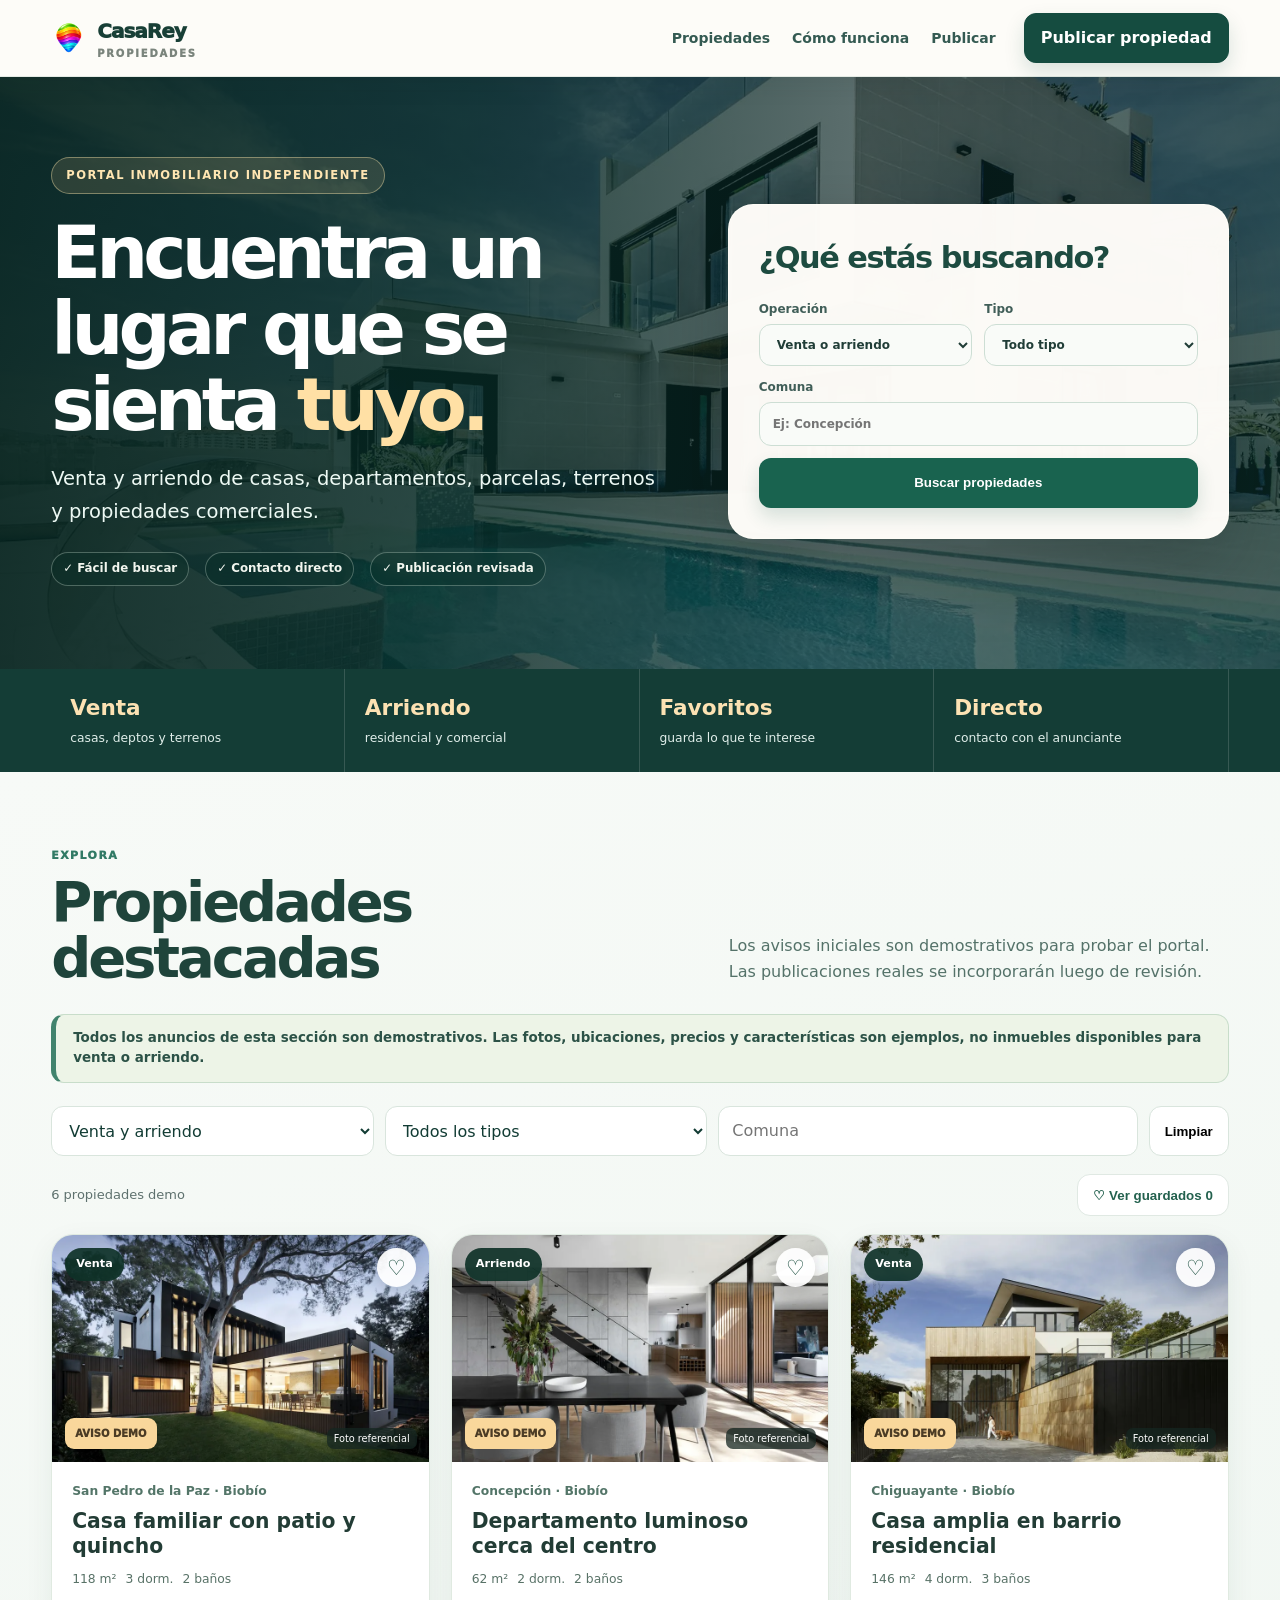
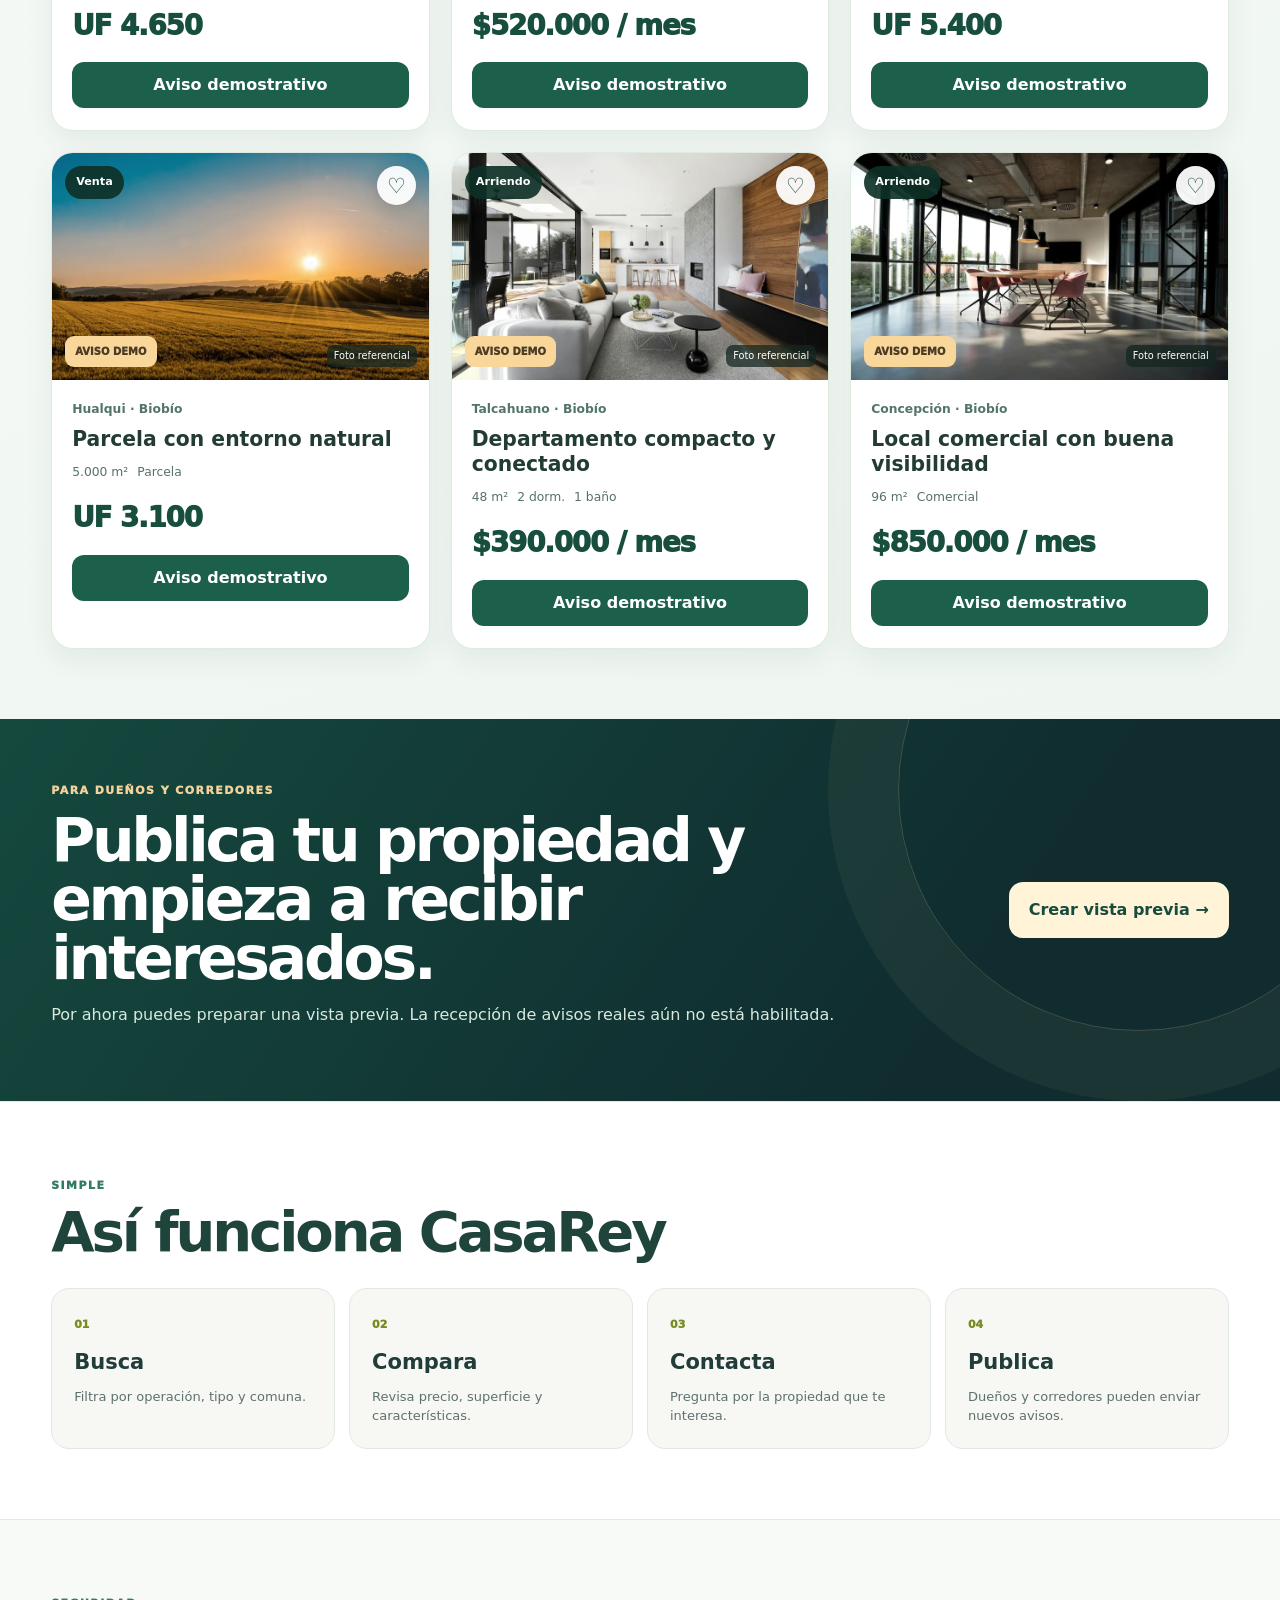
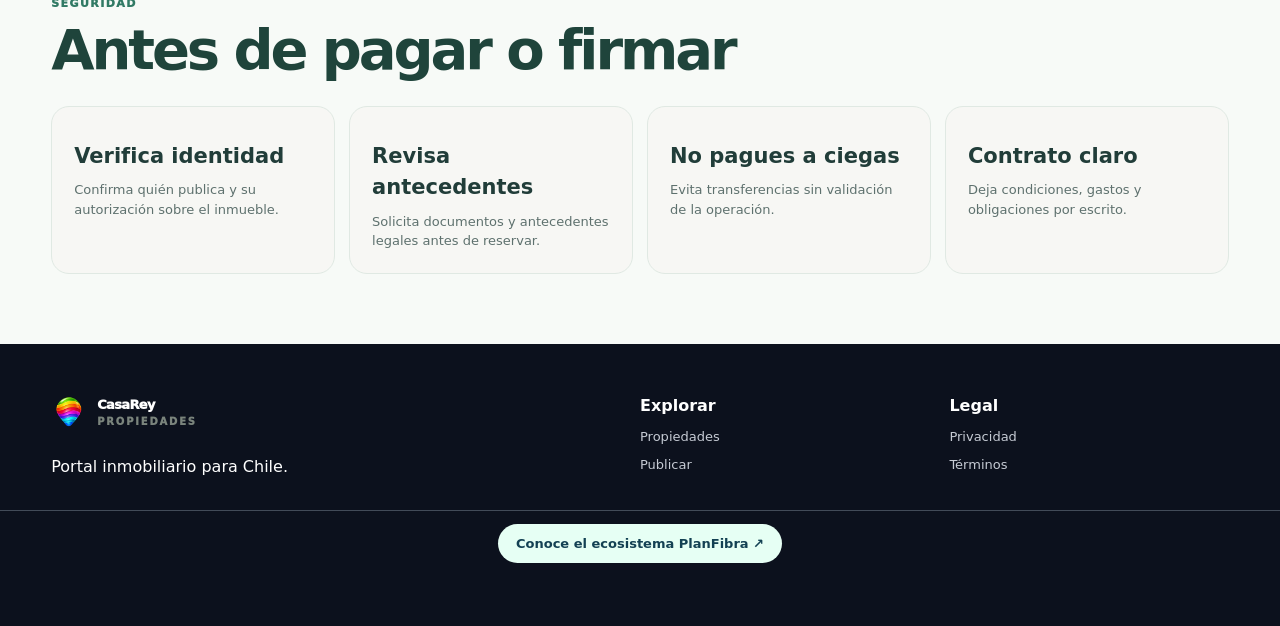
<file: index.html>
<!doctype html>
<html lang="es-CL"><head>
<meta charset="utf-8"><meta name="viewport" content="width=device-width,initial-scale=1">
<title>CasaRey | Casas, departamentos y arriendos en Chile</title>
<meta name="description" content="Portal para buscar y publicar casas, departamentos, parcelas, terrenos y propiedades comerciales en venta o arriendo.">
<link rel="canonical" href="https://propiedades.planfibra.cl/"><meta name="robots" content="index,follow,max-image-preview:large">
<link rel="icon" href="/assets/brand-20261107/favicon.ico?v=20261107" type="image/x-icon"><link rel="stylesheet" href="/assets/site.css?v=1">
<link rel="stylesheet" href="/assets/casarey-n36-20261104/theme.css?v=20261104a"><link rel="apple-touch-icon" href="/assets/brand-20261107/icon-180.png?v=20261107"></head><body class="cr36-home">
<header class="top"><div class="wrap nav"><a class="brand" href="/"><img src="/assets/brand-20261107/icono.png?v=20261107" width="36" height="36" alt="" aria-hidden="true" style="height:36px;width:36px;object-fit:contain;display:inline-block;vertical-align:middle;flex-shrink:0"><span>CasaRey<small>Propiedades</small></span></a><nav><a href="#propiedades">Propiedades</a><a href="#como">Cómo funciona</a><a href="/publicar/">Publicar</a></nav><a class="publish" href="/publicar/">Publicar propiedad</a></div></header>
<main>
<section class="hero"><div class="cr36-hero-photo" aria-hidden="true"><img src="/assets/casarey-n36-20261104/hero-casa.webp" width="1650" height="1100" alt="" fetchpriority="high" decoding="async"></div><div class="wrap heroGrid"><div><span class="eyebrow">Portal inmobiliario independiente</span><h1>Encuentra un lugar que se sienta <em>tuyo.</em></h1><p class="lead">Venta y arriendo de casas, departamentos, parcelas, terrenos y propiedades comerciales.</p><div class="trust"><span>✓ Fácil de buscar</span><span>✓ Contacto directo</span><span>✓ Publicación revisada</span></div></div>
<aside class="heroPanel"><h2>¿Qué estás buscando?</h2><div class="searchGrid"><label>Operación<select id="heroOperation"><option value="">Venta o arriendo</option><option>Venta</option><option>Arriendo</option></select></label><label>Tipo<select id="heroType"><option value="">Todo tipo</option><option>Casa</option><option>Departamento</option><option>Parcela</option><option>Terreno</option><option>Comercial</option></select></label><label class="wide">Comuna<input id="heroCommune" placeholder="Ej: Concepción"></label><button class="primary wide" id="heroSearch">Buscar propiedades</button></div></aside></div></section>
<section class="stats"><div class="wrap statsGrid"><div><b>Venta</b><span>casas, deptos y terrenos</span></div><div><b>Arriendo</b><span>residencial y comercial</span></div><div><b>Favoritos</b><span>guarda lo que te interese</span></div><div><b>Directo</b><span>contacto con el anunciante</span></div></div></section><section id="propiedades" class="section"><div class="wrap">
<div class="sectionHead"><div><span class="eyebrow">Explora</span><h2>Propiedades destacadas</h2></div><p>Los avisos iniciales son demostrativos para probar el portal. Las publicaciones reales se incorporarán luego de revisión.</p></div>
<p class="cr36-demo-note" role="note">Todos los anuncios de esta secci&#243;n son demostrativos. Las fotos, ubicaciones, precios y caracter&#237;sticas son ejemplos, no inmuebles disponibles para venta o arriendo.</p><div class="filters"><select id="fOperation"><option value="">Venta y arriendo</option><option>Venta</option><option>Arriendo</option></select><select id="fType"><option value="">Todos los tipos</option><option>Casa</option><option>Departamento</option><option>Parcela</option><option>Terreno</option><option>Comercial</option></select><input id="fCommune" placeholder="Comuna"><button id="clearFilters">Limpiar</button></div>
<div class="resultLine"><span id="resultCount">6 propiedades demo</span><button id="savedBtn" class="savedBtn">♡ Ver guardados <b id="savedCount">0</b></button></div>
<div class="propertyGrid" id="propertyGrid">
<article class="card" data-id="CR001" data-operation="Venta" data-type="Casa" data-commune="San Pedro de la Paz"><div class="photo p1"><img class="cr36-listing-img" src="/assets/casarey-n36-20261104/demo-casa-familiar.webp" alt="Casa de dise&#241;o moderno, fotograf&#237;a ilustrativa de un aviso de ejemplo" width="880" height="610" loading="lazy" decoding="async"><span class="cr36-photo-credit">Foto referencial</span><span class="badge">Venta</span><span class="demo">AVISO DEMO</span><button class="fav" data-fav="CR001">♡</button></div><div class="cardBody"><div class="location">San Pedro de la Paz · Biobío</div><h3>Casa familiar con patio y quincho</h3><div class="features"><span>118 m²</span><span>3 dorm.</span><span>2 baños</span></div><div class="price">UF 4.650</div><a class="primary full" href="#como">Aviso demostrativo</a></div></article>
<article class="card" data-id="CR002" data-operation="Arriendo" data-type="Departamento" data-commune="Concepción"><div class="photo p2"><img class="cr36-listing-img" src="/assets/casarey-n36-20261104/demo-departamento.webp" alt="Interior de departamento moderno, fotograf&#237;a ilustrativa de un aviso de ejemplo" width="880" height="610" loading="lazy" decoding="async"><span class="cr36-photo-credit">Foto referencial</span><span class="badge">Arriendo</span><span class="demo">AVISO DEMO</span><button class="fav" data-fav="CR002">♡</button></div><div class="cardBody"><div class="location">Concepción · Biobío</div><h3>Departamento luminoso cerca del centro</h3><div class="features"><span>62 m²</span><span>2 dorm.</span><span>2 baños</span></div><div class="price">$520.000 / mes</div><a class="primary full" href="#como">Aviso demostrativo</a></div></article>
<article class="card" data-id="CR003" data-operation="Venta" data-type="Casa" data-commune="Chiguayante"><div class="photo p3"><img class="cr36-listing-img" src="/assets/casarey-n36-20261104/demo-casa-residencial.webp" alt="Vivienda residencial con fachada contempor&#225;nea, imagen ilustrativa" width="880" height="610" loading="lazy" decoding="async"><span class="cr36-photo-credit">Foto referencial</span><span class="badge">Venta</span><span class="demo">AVISO DEMO</span><button class="fav" data-fav="CR003">♡</button></div><div class="cardBody"><div class="location">Chiguayante · Biobío</div><h3>Casa amplia en barrio residencial</h3><div class="features"><span>146 m²</span><span>4 dorm.</span><span>3 baños</span></div><div class="price">UF 5.400</div><a class="primary full" href="#como">Aviso demostrativo</a></div></article>
<article class="card" data-id="CR004" data-operation="Venta" data-type="Parcela" data-commune="Hualqui"><div class="photo p4"><img class="cr36-listing-img" src="/assets/casarey-n36-20261104/demo-parcela.webp" alt="Terreno abierto de campo al atardecer, imagen referencial de parcela" width="880" height="610" loading="lazy" decoding="async"><span class="cr36-photo-credit">Foto referencial</span><span class="badge">Venta</span><span class="demo">AVISO DEMO</span><button class="fav" data-fav="CR004">♡</button></div><div class="cardBody"><div class="location">Hualqui · Biobío</div><h3>Parcela con entorno natural</h3><div class="features"><span>5.000 m²</span><span>Parcela</span></div><div class="price">UF 3.100</div><a class="primary full" href="#como">Aviso demostrativo</a></div></article>
<article class="card" data-id="CR005" data-operation="Arriendo" data-type="Departamento" data-commune="Talcahuano"><div class="photo p5"><img class="cr36-listing-img" src="/assets/casarey-n36-20261104/demo-depto-compacto.webp" alt="Sala de estar de un departamento, imagen ilustrativa" width="880" height="610" loading="lazy" decoding="async"><span class="cr36-photo-credit">Foto referencial</span><span class="badge">Arriendo</span><span class="demo">AVISO DEMO</span><button class="fav" data-fav="CR005">♡</button></div><div class="cardBody"><div class="location">Talcahuano · Biobío</div><h3>Departamento compacto y conectado</h3><div class="features"><span>48 m²</span><span>2 dorm.</span><span>1 baño</span></div><div class="price">$390.000 / mes</div><a class="primary full" href="#como">Aviso demostrativo</a></div></article>
<article class="card" data-id="CR006" data-operation="Arriendo" data-type="Comercial" data-commune="Concepción"><div class="photo p6"><img class="cr36-listing-img" src="/assets/casarey-n36-20261104/demo-comercial.webp" alt="Interior de local comercial u oficina, fotograf&#237;a ilustrativa" width="880" height="610" loading="lazy" decoding="async"><span class="cr36-photo-credit">Foto referencial</span><span class="badge">Arriendo</span><span class="demo">AVISO DEMO</span><button class="fav" data-fav="CR006">♡</button></div><div class="cardBody"><div class="location">Concepción · Biobío</div><h3>Local comercial con buena visibilidad</h3><div class="features"><span>96 m²</span><span>Comercial</span></div><div class="price">$850.000 / mes</div><a class="primary full" href="#como">Aviso demostrativo</a></div></article>
</div></div></section><section class="ownerCta"><div class="wrap ownerGrid"><div><span class="eyebrow light">Para dueños y corredores</span><h2>Publica tu propiedad y empieza a recibir interesados.</h2><p>Por ahora puedes preparar una vista previa. La recepci&#243;n de avisos reales a&#250;n no est&#225; habilitada.</p></div><a class="whiteBtn" href="/publicar/">Crear vista previa →</a></div></section>
<section id="como" class="section alt"><div class="wrap"><div class="sectionHead"><div><span class="eyebrow">Simple</span><h2>Así funciona CasaRey</h2></div></div><div class="steps"><article><span>01</span><h3>Busca</h3><p>Filtra por operación, tipo y comuna.</p></article><article><span>02</span><h3>Compara</h3><p>Revisa precio, superficie y características.</p></article><article><span>03</span><h3>Contacta</h3><p>Pregunta por la propiedad que te interesa.</p></article><article><span>04</span><h3>Publica</h3><p>Dueños y corredores pueden enviar nuevos avisos.</p></article></div></div></section>
<section class="section"><div class="wrap"><div class="sectionHead"><div><span class="eyebrow">Seguridad</span><h2>Antes de pagar o firmar</h2></div></div><div class="steps"><article><h3>Verifica identidad</h3><p>Confirma quién publica y su autorización sobre el inmueble.</p></article><article><h3>Revisa antecedentes</h3><p>Solicita documentos y antecedentes legales antes de reservar.</p></article><article><h3>No pagues a ciegas</h3><p>Evita transferencias sin validación de la operación.</p></article><article><h3>Contrato claro</h3><p>Deja condiciones, gastos y obligaciones por escrito.</p></article></div></div></section>
</main>
<footer><div class="wrap footerGrid"><div><a class="brand footerBrand" href="/"><img src="/assets/brand-20261107/icono.png?v=20261107" width="36" height="36" alt="" aria-hidden="true" style="height:36px;width:36px;object-fit:contain;display:inline-block;vertical-align:middle;flex-shrink:0"><span>CasaRey<small>Propiedades</small></span></a><p>Portal inmobiliario para Chile.</p></div><div><b>Explorar</b><a href="#propiedades">Propiedades</a><a href="/publicar/">Publicar</a></div><div><b>Legal</b><a href="/legal/privacidad/">Privacidad</a><a href="/legal/terminos/">Términos</a></div></div><div data-pf-eco-footer="20261016" style="grid-column:1/-1;width:100%;text-align:center;margin:15px auto 0;padding:13px 10px;border-top:1px solid rgba(180,195,210,.32)"><a href="https://planfibra.cl/ecosistema/" style="display:inline-block;padding:10px 18px;border-radius:90px;background:#e6fff4;color:#134153;text-decoration:none;font:700 13px/1.5 system-ui,Segoe UI,sans-serif">Conoce el ecosistema PlanFibra ↗</a></div></footer>
<script src="/assets/app.js?v=1" defer></script>
<script src="https://planfibra.cl/assets/js/microsite-contract.js?v=20261017-unify1" defer></script>
<script src="https://planfibra.cl/assets/js/radar-cross.v1.js?v=20261112a" defer></script>
<script defer src="/assets/pf-propiedades-analytics.20261102.js"></script><script src="/pf21-network-v1.js" data-pf21-profile="propiedades" data-pf21-site="propiedades.planfibra.cl" data-pf21-title="Propiedades" defer></script>
</body></html>
</file>
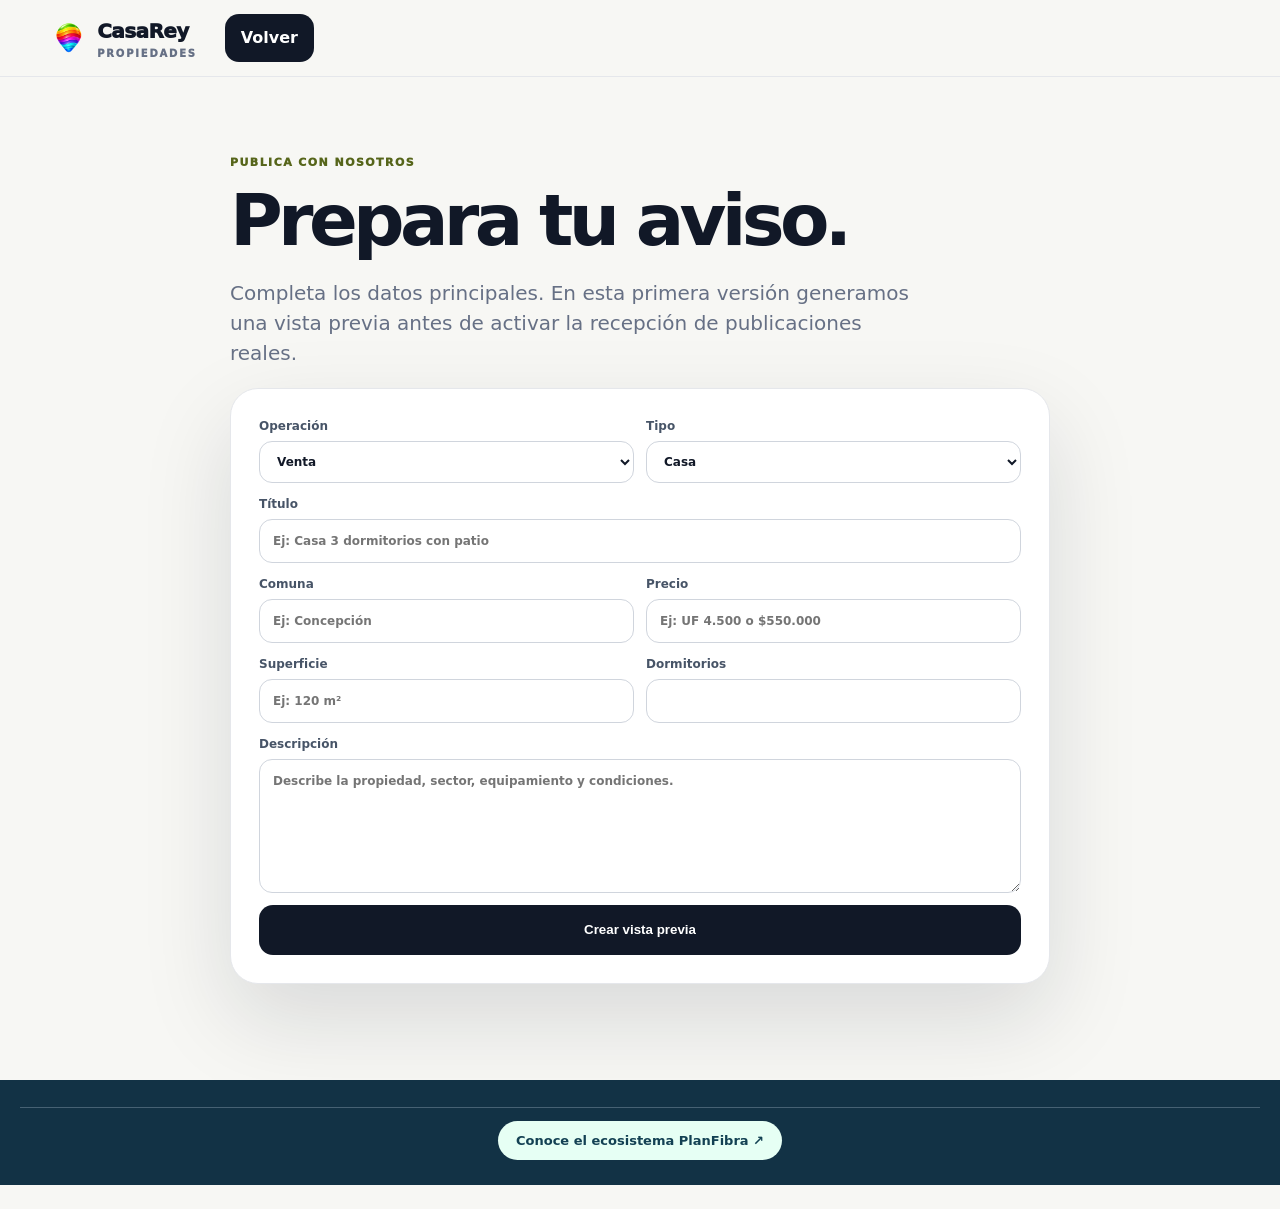
<file: publicar/index.html>
<!doctype html>
<html lang="es-CL"><head><meta charset="utf-8"><meta name="viewport" content="width=device-width,initial-scale=1">
<title>Publicar propiedad | CasaRey</title><meta name="description" content="Prepara tu aviso para publicar una propiedad en CasaRey.">
<link rel="canonical" href="https://propiedades.planfibra.cl/publicar/"><link rel="stylesheet" href="/assets/site.css?v=1"><link rel="apple-touch-icon" href="/assets/brand-20261107/icon-180.png?v=20261107"><link rel="icon" type="image/x-icon" href="/assets/brand-20261107/favicon.ico?v=20261107"></head>
<body><header class="top"><div class="wrap nav"><a class="brand" href="/"><img src="/assets/brand-20261107/icono.png?v=20261107" width="36" height="36" alt="" aria-hidden="true" style="height:36px;width:36px;object-fit:contain;display:inline-block;vertical-align:middle;flex-shrink:0"><span>CasaRey<small>Propiedades</small></span></a><a class="publish" href="/">Volver</a></div></header>
<main><section class="section"><div class="wrap" style="max-width:820px"><span class="eyebrow">Publica con nosotros</span><h1 style="font-size:clamp(46px,7vw,72px)">Prepara tu aviso.</h1><p class="lead">Completa los datos principales. En esta primera versión generamos una vista previa antes de activar la recepción de publicaciones reales.</p>
<div class="heroPanel"><div class="searchGrid"><label>Operación<select id="pOp"><option>Venta</option><option>Arriendo</option></select></label><label>Tipo<select id="pType"><option>Casa</option><option>Departamento</option><option>Parcela</option><option>Terreno</option><option>Comercial</option></select></label><label class="wide">Título<input id="pTitle" placeholder="Ej: Casa 3 dormitorios con patio"></label><label>Comuna<input id="pCommune" placeholder="Ej: Concepción"></label><label>Precio<input id="pPrice" placeholder="Ej: UF 4.500 o $550.000"></label><label>Superficie<input id="pArea" placeholder="Ej: 120 m²"></label><label>Dormitorios<input id="pBeds" inputmode="numeric"></label><label class="wide">Descripción<textarea id="pDesc" rows="6" placeholder="Describe la propiedad, sector, equipamiento y condiciones."></textarea></label><button class="primary wide" id="previewBtn">Crear vista previa</button></div></div>
<div id="previewBox" style="display:none;margin-top:18px" class="heroPanel"></div></div></section></main>
<script>document.querySelector('#previewBtn').onclick=()=>{const g=id=>document.querySelector(id).value||'—';const box=document.querySelector('#previewBox');box.style.display='block';box.innerHTML='<span class="eyebrow">Vista previa</span><h2>'+g('#pTitle')+'</h2><p>'+g('#pOp')+' · '+g('#pType')+' · '+g('#pCommune')+'</p><div class="price">'+g('#pPrice')+'</div><p>'+g('#pArea')+' · '+g('#pBeds')+' dormitorios</p><p>'+g('#pDesc')+'</p><p><b>Estado:</b> borrador local, aún no publicado.</p>';};</script><footer aria-label="Ecosistema PlanFibra" style="margin:24px auto;padding:12px 20px;background:#123245"><div data-pf-eco-footer="20261016" style="grid-column:1/-1;width:100%;text-align:center;margin:15px auto 0;padding:13px 10px;border-top:1px solid rgba(180,195,210,.32)"><a href="https://planfibra.cl/ecosistema/" style="display:inline-block;padding:10px 18px;border-radius:90px;background:#e6fff4;color:#134153;text-decoration:none;font:700 13px/1.5 system-ui,Segoe UI,sans-serif">Conoce el ecosistema PlanFibra ↗</a></div></footer><script id="pf-ecosystem-radar" src="https://planfibra.cl/assets/js/radar-cross.v1.js?v=20261020" data-privacy-url="https://planfibra.cl/legal/privacidad/" defer></script></body></html>
</file>
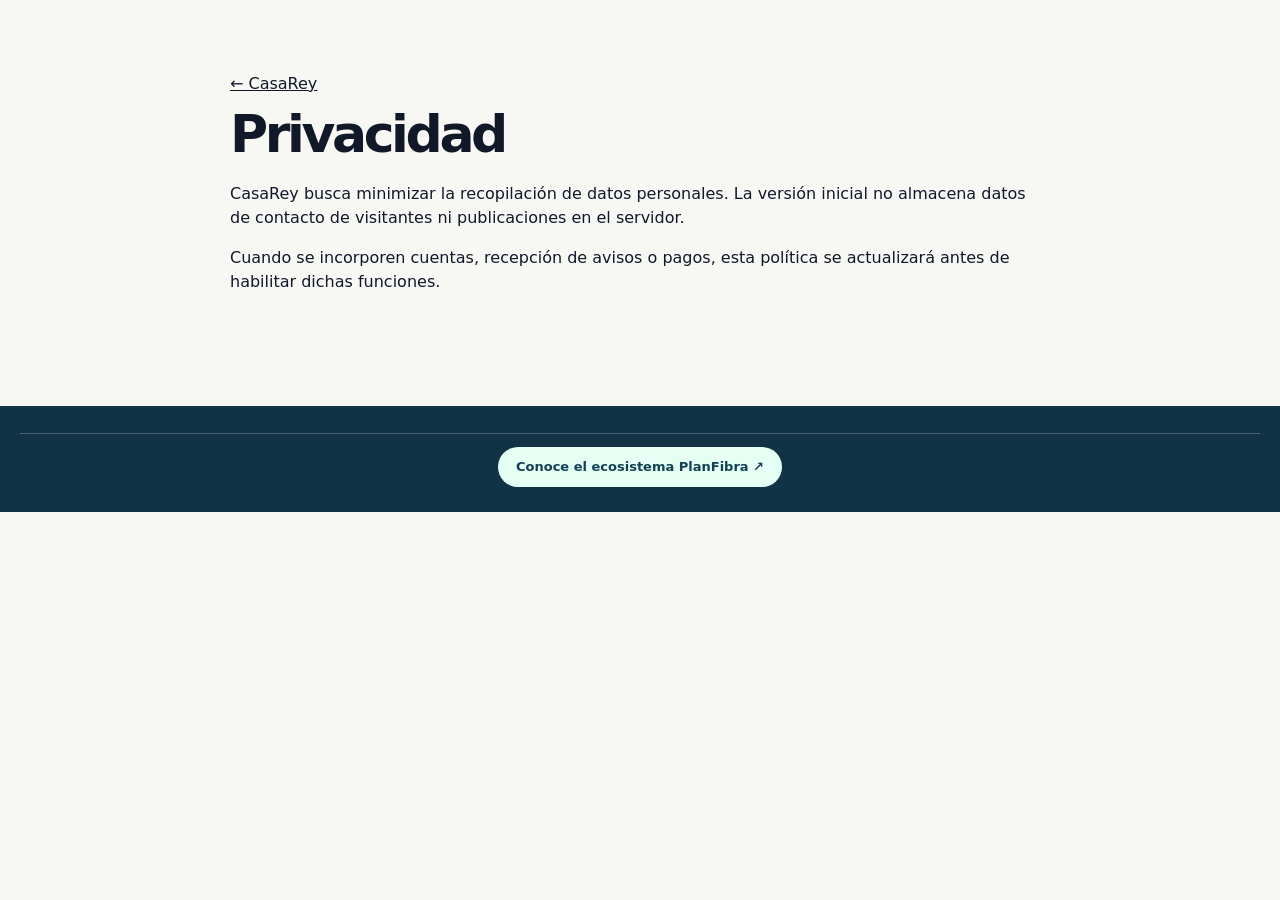
<file: legal/privacidad/index.html>
<!doctype html><html lang="es-CL"><head><meta charset="utf-8"><meta name="viewport" content="width=device-width,initial-scale=1"><title>Privacidad | CasaRey</title><link rel="canonical" href="https://propiedades.planfibra.cl/legal/privacidad/"><link rel="stylesheet" href="/assets/site.css"><link rel="apple-touch-icon" href="/assets/brand-20261107/icon-180.png?v=20261107"><link rel="icon" type="image/x-icon" href="/assets/brand-20261107/favicon.ico?v=20261107"></head><body><main class="section"><article class="wrap" style="max-width:820px"><a href="/">← CasaRey</a><h1 style="font-size:52px">Privacidad</h1><p>CasaRey busca minimizar la recopilación de datos personales. La versión inicial no almacena datos de contacto de visitantes ni publicaciones en el servidor.</p><p>Cuando se incorporen cuentas, recepción de avisos o pagos, esta política se actualizará antes de habilitar dichas funciones.</p></article></main><footer aria-label="Ecosistema PlanFibra" style="margin:24px auto;padding:12px 20px;background:#123245"><div data-pf-eco-footer="20261016" style="grid-column:1/-1;width:100%;text-align:center;margin:15px auto 0;padding:13px 10px;border-top:1px solid rgba(180,195,210,.32)"><a href="https://planfibra.cl/ecosistema/" style="display:inline-block;padding:10px 18px;border-radius:90px;background:#e6fff4;color:#134153;text-decoration:none;font:700 13px/1.5 system-ui,Segoe UI,sans-serif">Conoce el ecosistema PlanFibra ↗</a></div></footer><script id="pf-ecosystem-radar" src="https://planfibra.cl/assets/js/radar-cross.v1.js?v=20261020" data-privacy-url="https://planfibra.cl/legal/privacidad/" defer></script></body></html>
</file>
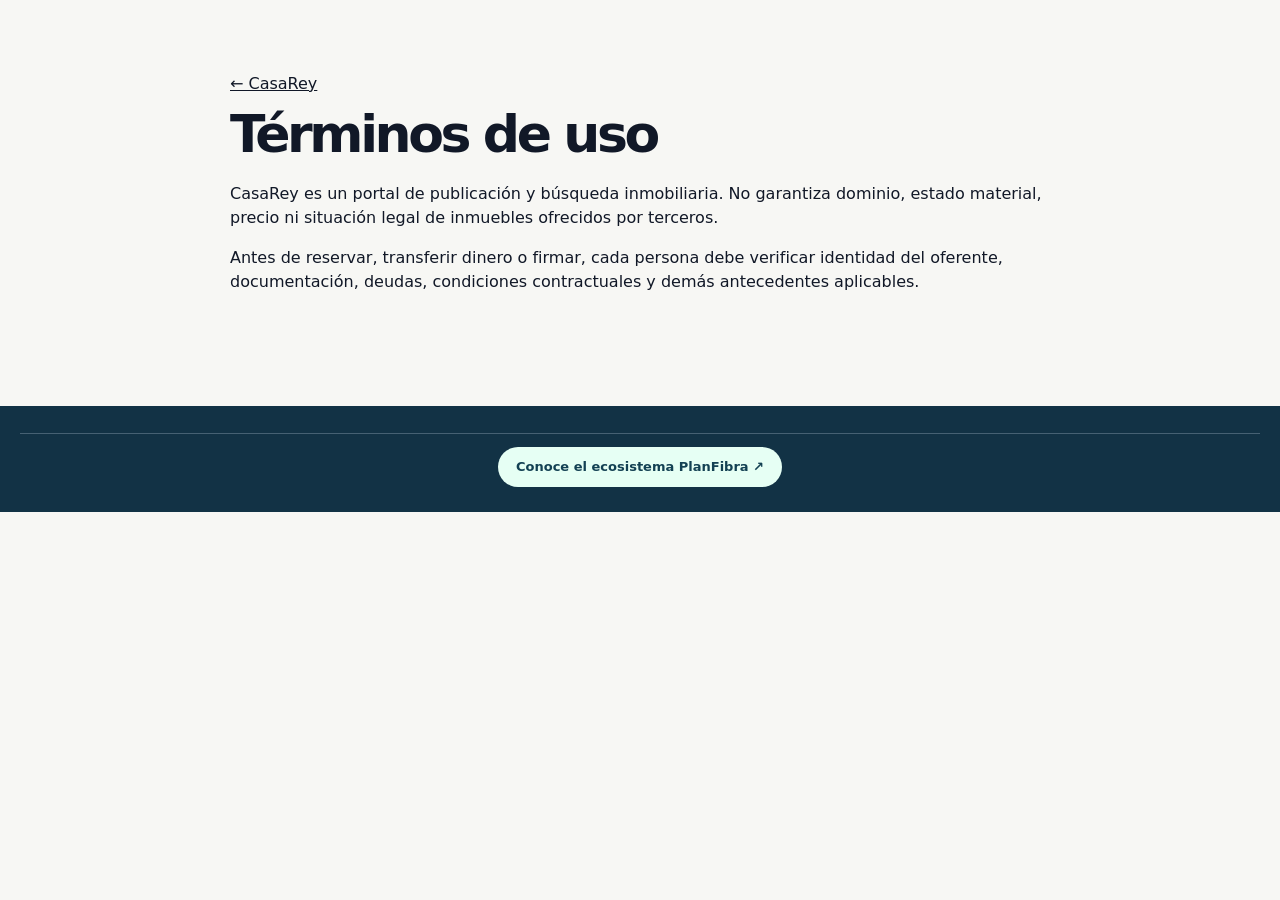
<file: legal/terminos/index.html>
<!doctype html><html lang="es-CL"><head><meta charset="utf-8"><meta name="viewport" content="width=device-width,initial-scale=1"><title>Términos | CasaRey</title><link rel="canonical" href="https://propiedades.planfibra.cl/legal/terminos/"><link rel="stylesheet" href="/assets/site.css"><link rel="apple-touch-icon" href="/assets/brand-20261107/icon-180.png?v=20261107"><link rel="icon" type="image/x-icon" href="/assets/brand-20261107/favicon.ico?v=20261107"></head><body><main class="section"><article class="wrap" style="max-width:820px"><a href="/">← CasaRey</a><h1 style="font-size:52px">Términos de uso</h1><p>CasaRey es un portal de publicación y búsqueda inmobiliaria. No garantiza dominio, estado material, precio ni situación legal de inmuebles ofrecidos por terceros.</p><p>Antes de reservar, transferir dinero o firmar, cada persona debe verificar identidad del oferente, documentación, deudas, condiciones contractuales y demás antecedentes aplicables.</p></article></main><footer aria-label="Ecosistema PlanFibra" style="margin:24px auto;padding:12px 20px;background:#123245"><div data-pf-eco-footer="20261016" style="grid-column:1/-1;width:100%;text-align:center;margin:15px auto 0;padding:13px 10px;border-top:1px solid rgba(180,195,210,.32)"><a href="https://planfibra.cl/ecosistema/" style="display:inline-block;padding:10px 18px;border-radius:90px;background:#e6fff4;color:#134153;text-decoration:none;font:700 13px/1.5 system-ui,Segoe UI,sans-serif">Conoce el ecosistema PlanFibra ↗</a></div></footer><script id="pf-ecosystem-radar" src="https://planfibra.cl/assets/js/radar-cross.v1.js?v=20261020" data-privacy-url="https://planfibra.cl/legal/privacidad/" defer></script></body></html>
</file>
<file: assets/site.css>
:root{--ink:#111827;--muted:#667085;--bg:#f7f7f4;--panel:#fff;--line:#e5e7eb;--accent:#d7ff57;--radius:22px}*{box-sizing:border-box}html{scroll-behavior:smooth}body{margin:0;background:var(--bg);color:var(--ink);font-family:Inter,ui-sans-serif,system-ui,-apple-system,Segoe UI,Roboto,Arial,sans-serif;line-height:1.5}.wrap{width:min(1180px,92%);margin:auto}a{color:inherit}.top{position:sticky;top:0;z-index:30;background:rgba(247,247,244,.94);backdrop-filter:blur(16px);border-bottom:1px solid var(--line)}.nav{height:76px;display:flex;align-items:center;gap:28px}.brand{display:flex;align-items:center;gap:10px;text-decoration:none;font-weight:950;font-size:20px;letter-spacing:-.03em}.brand small{display:block;font-size:10px;letter-spacing:.18em;text-transform:uppercase;color:var(--muted)}.mark{display:grid;place-items:center;width:42px;height:42px;border-radius:14px;background:var(--ink);color:var(--accent);font-size:25px}.nav nav{display:flex;align-items:center;gap:22px;margin-left:auto}.nav nav a{font-size:14px;font-weight:750;text-decoration:none;color:#475467}.publish,.primary,.whiteBtn{display:inline-flex;align-items:center;justify-content:center;border:0;border-radius:14px;font-weight:900;text-decoration:none;cursor:pointer}.publish{padding:12px 16px;background:var(--ink);color:#fff}.hero{padding:74px 0 48px;background:linear-gradient(135deg,#f7f7f4 55%,#eef5d0)}.heroGrid{display:grid;grid-template-columns:1.1fr .9fr;gap:50px;align-items:center}.eyebrow{display:inline-block;font-size:11px;font-weight:950;letter-spacing:.13em;text-transform:uppercase;color:#56651a}.eyebrow.light{color:var(--accent)}h1{font-size:clamp(52px,7vw,90px);line-height:.91;letter-spacing:-.065em;margin:15px 0 24px;max-width:760px}h1 em{font-style:normal;text-decoration:underline;text-decoration-color:var(--accent);text-decoration-thickness:.16em;text-underline-offset:.06em}.lead{font-size:20px;color:var(--muted);max-width:700px}.trust{display:flex;gap:16px;flex-wrap:wrap;margin-top:26px;font-size:13px;font-weight:800}.heroPanel{padding:28px;background:#fff;border:1px solid var(--line);border-radius:28px;box-shadow:0 35px 90px rgba(17,24,39,.13)}.heroPanel h2{font-size:28px;margin:0 0 20px;letter-spacing:-.04em}.searchGrid{display:grid;grid-template-columns:1fr 1fr;gap:12px}.searchGrid .wide{grid-column:1/-1}label{display:grid;gap:6px;font-size:12px;font-weight:850;color:#475467}input,select,textarea{width:100%;border:1px solid #d0d5dd;background:#fff;border-radius:13px;padding:12px 13px;font:inherit;color:var(--ink);outline:none}.primary{min-height:50px;padding:0 18px;background:var(--ink);color:#fff}.full{width:100%}.stats{background:var(--ink);color:#fff}.statsGrid{display:grid;grid-template-columns:repeat(4,1fr);gap:1px}.statsGrid>div{padding:25px 22px;border-right:1px solid #344054}.stats b{display:block;font-size:22px}.stats span{font-size:12px;color:#98a2b3}.section{padding:72px 0}.section.alt{background:#fff;border-block:1px solid var(--line)}.sectionHead{display:flex;justify-content:space-between;align-items:end;gap:30px;margin-bottom:28px}.sectionHead h2{font-size:clamp(34px,4.5vw,56px);line-height:1;letter-spacing:-.05em;margin:8px 0 0}.sectionHead p{max-width:550px;color:var(--muted);margin:0}.filters{display:grid;grid-template-columns:1fr 1fr 1.3fr auto;gap:10px;margin-bottom:14px}.filters button,.savedBtn{border:1px solid var(--line);border-radius:13px;background:#fff;padding:0 15px;font-weight:800;cursor:pointer}.savedBtn{min-height:42px}.resultLine{display:flex;justify-content:space-between;align-items:center;margin:18px 0;color:var(--muted);font-size:13px}.propertyGrid{display:grid;grid-template-columns:repeat(3,1fr);gap:18px}.card{background:#fff;border:1px solid var(--line);border-radius:var(--radius);overflow:hidden;transition:.2s transform,.2s box-shadow}.card:hover{transform:translateY(-3px);box-shadow:0 20px 50px rgba(17,24,39,.09)}.photo{height:220px;position:relative;overflow:hidden;background:linear-gradient(145deg,#d9dfd1,#8fa37c)}.photo:before{content:"";position:absolute;left:16%;right:16%;bottom:0;height:58%;background:#f7f0df;clip-path:polygon(0 28%,50% 0,100% 28%,100% 100%,0 100%)}.photo:after{content:"";position:absolute;left:27%;bottom:0;width:20%;height:30%;background:#9f704f;box-shadow:110px -7px 0 -3px #a7c4d5}.photo.p2{background:linear-gradient(145deg,#b9cfdd,#637b8b)}.photo.p3{background:linear-gradient(145deg,#e6d9ca,#a37b5d)}.photo.p4{background:linear-gradient(145deg,#d6e7cd,#64855a)}.photo.p5{background:linear-gradient(145deg,#ddd8ea,#7d7297)}.photo.p6{background:linear-gradient(145deg,#f0ddc6,#b58456)}.badge{position:absolute;top:14px;left:14px;background:rgba(17,24,39,.9);color:#fff;padding:7px 10px;border-radius:999px;font-size:11px;font-weight:900}.demo{position:absolute;bottom:14px;left:14px;background:var(--accent);padding:6px 9px;border-radius:9px;font-size:10px;font-weight:950}.fav{position:absolute;top:12px;right:12px;width:39px;height:39px;border:0;border-radius:50%;background:rgba(255,255,255,.92);font-size:21px;cursor:pointer}.fav.active{background:var(--accent)}.cardBody{padding:19px}.location{font-size:12px;color:var(--muted);font-weight:750}.card h3{font-size:20px;line-height:1.15;margin:8px 0 9px}.features{display:flex;gap:12px;flex-wrap:wrap;font-size:12px;color:#475467}.price{font-size:27px;font-weight:950;letter-spacing:-.04em;margin:17px 0}.ownerCta{padding:58px 0;background:var(--ink);color:#fff}.ownerGrid{display:flex;align-items:center;justify-content:space-between;gap:40px}.ownerCta h2{font-size:clamp(34px,5vw,60px);letter-spacing:-.055em;line-height:.98;margin:10px 0 14px;max-width:850px}.ownerCta p{color:#b8c0cc}.whiteBtn{background:#fff;color:var(--ink);padding:16px 20px;white-space:nowrap}.steps{display:grid;grid-template-columns:repeat(4,1fr);gap:14px}.steps article{padding:22px;border:1px solid var(--line);border-radius:18px;background:var(--bg)}.steps span{font-size:11px;font-weight:950;color:#778d21}.steps h3{font-size:21px;margin:12px 0 8px}.steps p{color:var(--muted);font-size:13px;margin:0}footer{padding:50px 0;background:#0c111d;color:#fff}.footerGrid{display:grid;grid-template-columns:2fr 1fr 1fr;gap:30px}.footerGrid>div{display:grid;align-content:start;gap:9px}.footerGrid a{font-size:13px;color:#c6cbd4;text-decoration:none}.footerBrand{color:#fff!important}@media(max-width:950px){.heroGrid{grid-template-columns:1fr}.propertyGrid{grid-template-columns:1fr 1fr}.filters{grid-template-columns:1fr 1fr}.steps{grid-template-columns:1fr 1fr}.nav nav{display:none}}@media(max-width:640px){.hero{padding-top:48px}.heroPanel{padding:20px}.searchGrid,.propertyGrid,.steps,.statsGrid,.footerGrid{grid-template-columns:1fr}.statsGrid>div{border-right:0;border-bottom:1px solid #344054}.filters{grid-template-columns:1fr}.sectionHead,.ownerGrid{display:block}.sectionHead p{margin-top:12px}.whiteBtn{margin-top:16px}.publish{font-size:12px;padding:10px 12px}.photo{height:200px}}
</file>
<file: assets/casarey-n36-20261104/theme.css>
/* CasaRey | Sistema visual N.º36, 2026-11-04.
   Aislamiento: solo body.cr36-home. No modifica la API ni los datos inmobiliarios. */
body.cr36-home{--ink:#123c34;--accent:#f5d29a;--muted:#5e716e;--line:#e0e9e3;--radius:22px;background:#f7faf7;color:#213d39}
body.cr36-home .top{background:rgba(253,252,248,.97);box-shadow:0 7px 25px rgba(14,49,39,.075);border-bottom:1px solid #e5ebe5}
body.cr36-home .brand{color:#183f36;letter-spacing:-.05em}
body.cr36-home .brand small{color:#7a847c}
body.cr36-home .mark{background:#153f37;color:#ffe7b4;border-radius:14px}
body.cr36-home .nav nav a{color:#345a52;font-weight:800}
body.cr36-home .nav nav a:hover{color:#0f7460}
body.cr36-home .publish{background:#154c40;color:#fff;border:1px solid #154c40;border-radius:12px;box-shadow:0 9px 20px rgba(11,77,61,.15)}
body.cr36-home .publish:hover{background:#0a6551;color:#fff}
body.cr36-home :is(a,button,select,input,summary,textarea):focus-visible{outline:3px solid #eebd57;outline-offset:3px}
body.cr36-home .hero{position:relative;isolation:isolate;overflow:hidden;padding:80px 0 83px;color:#fff;background:#102d2b}
body.cr36-home .cr36-hero-photo{position:absolute;inset:0;z-index:-2;pointer-events:none;overflow:hidden}
body.cr36-home .cr36-hero-photo img{display:block;width:100%;height:100%;object-fit:cover;object-position:center 54%;filter:saturate(.8) contrast(1.06)}
body.cr36-home .hero:before{content:"";position:absolute;inset:0;z-index:-1;background:linear-gradient(95deg,rgba(5,34,29,.94) 0%,rgba(7,42,37,.85) 35%,rgba(10,38,37,.64) 66%,rgba(10,44,40,.75) 100%)}
body.cr36-home .heroGrid{position:relative;z-index:1;grid-template-columns:minmax(0,1.1fr) minmax(0,.9fr);gap:clamp(28px,5vw,70px)}
body.cr36-home .heroGrid>div:first-child{min-width:0}
body.cr36-home .hero .eyebrow{display:inline-flex;align-items:center;gap:10px;padding:9px 14px;border:1px solid rgba(255,232,176,.4);border-radius:99px;background:rgba(230,198,133,.14);color:#ffe6b2;letter-spacing:.13em;font-size:.72rem;font-weight:900}
body.cr36-home .hero h1{font-size:clamp(2.8rem,5.7vw,5.6rem);line-height:1.04;letter-spacing:-.066em;margin:21px 0 20px;color:#fff;max-width:770px;text-wrap:balance}
body.cr36-home .hero h1 em{color:#ffe0a5;font-style:normal;text-decoration:none}
body.cr36-home .hero .lead{font-size:clamp(1rem,1.9vw,1.22rem);line-height:1.68;color:#edf9f4;max-width:640px;text-wrap:pretty}
body.cr36-home .hero .trust{margin-top:24px;gap:9px 16px}
body.cr36-home .hero .trust span{display:inline-flex;align-items:center;padding:7px 11px;border:1px solid rgba(241,251,239,.28);border-radius:999px;background:rgba(6,46,39,.35);color:#f2f6ef;font-size:.74rem;backdrop-filter:blur(8px)}
body.cr36-home .heroPanel{padding:30px;background:rgba(255,253,249,.98);border-radius:25px;border:1px solid rgba(255,254,247,.75);box-shadow:0 30px 73px rgba(2,17,18,.24);color:#183b35}
body.cr36-home .heroPanel h2{color:#1d4b40;font-size:clamp(1.55rem,3vw,1.9rem);letter-spacing:-.05em;margin:0 0 19px}
body.cr36-home .heroPanel label{color:#405e58}
body.cr36-home .heroPanel input,body.cr36-home .heroPanel select{background:#f9fbf8;border:1px solid #cdded4;border-radius:12px;color:#203d37}
body.cr36-home .heroPanel input:focus,body.cr36-home .heroPanel select:focus{border-color:#2f826f;outline:2px solid rgba(65,140,122,.14)}
body.cr36-home .heroPanel .primary{background:#19634f;color:#fff;border-radius:12px;box-shadow:0 9px 18px rgba(22,95,72,.16)}
body.cr36-home .heroPanel .primary:hover{background:#0c765c}
body.cr36-home .stats{background:#143d36;color:#fff}
body.cr36-home .statsGrid>div{border-right:1px solid rgba(255,255,255,.15);padding:23px 19px}
body.cr36-home .stats b{color:#fce2b3;font-weight:900;font-size:1.35rem}
body.cr36-home .stats span{color:#e0eeea;font-size:.77rem;line-height:1.55}
body.cr36-home .section{padding-block:70px}
body.cr36-home #propiedades{background:linear-gradient(160deg,#f7faf7 0%,#eff6f1 100%)}
body.cr36-home .sectionHead h2{color:#1f443b;letter-spacing:-.055em}
body.cr36-home .sectionHead .eyebrow{color:#317a65}
body.cr36-home .sectionHead p{color:#547269;max-width:500px;line-height:1.63}
body.cr36-home .cr36-demo-note{margin:0 0 23px;background:#edf4e7;border:1px solid #c8ddca;border-left:5px solid #41836d;border-radius:13px;color:#2c5247;padding:13px 17px;line-height:1.55;font-size:.84rem;font-weight:680}
body.cr36-home .filters{gap:11px;margin-bottom:18px}
body.cr36-home .filters input,body.cr36-home .filters select,body.cr36-home .filters button{background:#fff;border:1px solid #d9e5dd;border-radius:12px;min-height:47px}
body.cr36-home .savedBtn{color:#23614e;font-weight:850}
body.cr36-home .propertyGrid{gap:21px}
body.cr36-home .card{border:1px solid #e0eae1;border-radius:22px;box-shadow:0 10px 29px rgba(19,65,51,.07);background:#fff;transition:transform .2s ease,box-shadow .2s ease}
body.cr36-home .card:hover{transform:translateY(-4px);box-shadow:0 22px 48px rgba(19,65,51,.14)}
body.cr36-home .photo{height:227px;background:#deebe0;position:relative}
body.cr36-home .photo:before,body.cr36-home .photo:after{display:none!important}
body.cr36-home .cr36-listing-img{display:block;width:100%;height:100%;object-fit:cover;object-position:center;background:#dae7df;filter:saturate(.92)}
body.cr36-home .card .badge,body.cr36-home .card .demo,body.cr36-home .card .fav,body.cr36-home .cr36-photo-credit{z-index:2;position:absolute}
body.cr36-home .card .badge{background:rgba(14,49,39,.91);color:#fff;top:13px;left:13px;padding:8px 11px;font-size:.7rem}
body.cr36-home .card .demo{background:#f9d79b;color:#4c3c25;bottom:13px;left:13px;padding:8px 10px;border-radius:9px}
body.cr36-home .card .fav{top:13px;right:13px;background:rgba(255,255,255,.94);color:#164b3b;box-shadow:0 5px 15px rgba(0,0,0,.12)}
body.cr36-home .card .fav.active{background:#f6cb87;color:#184537}
body.cr36-home .cr36-photo-credit{right:12px;bottom:13px;font-size:.61rem;color:#fff;background:rgba(20,38,32,.75);padding:5px 7px;border-radius:7px;line-height:1.2}
body.cr36-home .cardBody{padding:20px 20px 22px}
body.cr36-home .location{color:#537568;font-size:.77rem}
body.cr36-home .card h3{color:#223c35;font-size:1.27rem;line-height:1.24;margin:8px 0 11px}
body.cr36-home .features{color:#587267;font-size:.77rem;gap:9px}
body.cr36-home .price{color:#174e3d;font-size:1.73rem;margin:16px 0}
body.cr36-home .card a.primary{background:#1c604c;color:#fff;border-radius:12px;min-height:46px}
body.cr36-home .card a.primary:hover{background:#0e7659}
body.cr36-home .ownerCta{position:relative;background:linear-gradient(125deg,#15493e,#102c2f 75%);overflow:hidden}
body.cr36-home .ownerCta:after{content:"";position:absolute;right:-100px;top:-170px;width:480px;height:480px;border:1px solid rgba(243,221,163,.2);border-radius:50%;box-shadow:0 0 0 70px rgba(236,218,164,.05);pointer-events:none}
body.cr36-home .ownerCta .wrap{position:relative;z-index:1}
body.cr36-home .ownerCta h2{color:#fff}
body.cr36-home .ownerCta p{color:#d8e9df}
body.cr36-home .ownerCta .whiteBtn{color:#174b3e;background:#fff3d8}
body.cr36-home .section.alt{background:#fff;border-color:#e2eae3}
body.cr36-home .footerBrand{color:#fff}
@media(max-width:950px){body.cr36-home .heroGrid{grid-template-columns:1fr;gap:27px}body.cr36-home .hero{padding:62px 0 62px}body.cr36-home .heroPanel{max-width:680px}}
@media(max-width:640px){body.cr36-home .hero{padding:44px 0 44px}body.cr36-home .hero h1{font-size:clamp(2.75rem,10.4vw,4rem);line-height:1.04}body.cr36-home .hero .lead{font-size:1rem}body.cr36-home .heroPanel{padding:21px 18px;border-radius:19px}body.cr36-home .hero .eyebrow{font-size:.65rem}body.cr36-home .hero .trust{gap:8px}body.cr36-home .hero .trust span{font-size:.68rem;padding:6px 9px}body.cr36-home .section{padding-block:47px}body.cr36-home .sectionHead h2{font-size:2.25rem}body.cr36-home .propertyGrid{gap:17px}body.cr36-home .photo{height:210px}body.cr36-home .statsGrid>div{padding:16px 19px}body.cr36-home .cr36-demo-note{font-size:.79rem}body.cr36-home .nav{gap:10px}body.cr36-home .publish{font-size:.77rem;padding:10px 11px}}
@media(max-width:350px){body.cr36-home .hero h1{font-size:2.55rem}body.cr36-home .heroPanel{padding:17px 13px}body.cr36-home .brand{font-size:1.05rem}}
@media(prefers-reduced-motion:reduce){body.cr36-home .card{transition:none!important}body.cr36-home .card:hover{transform:none}}
</file>
